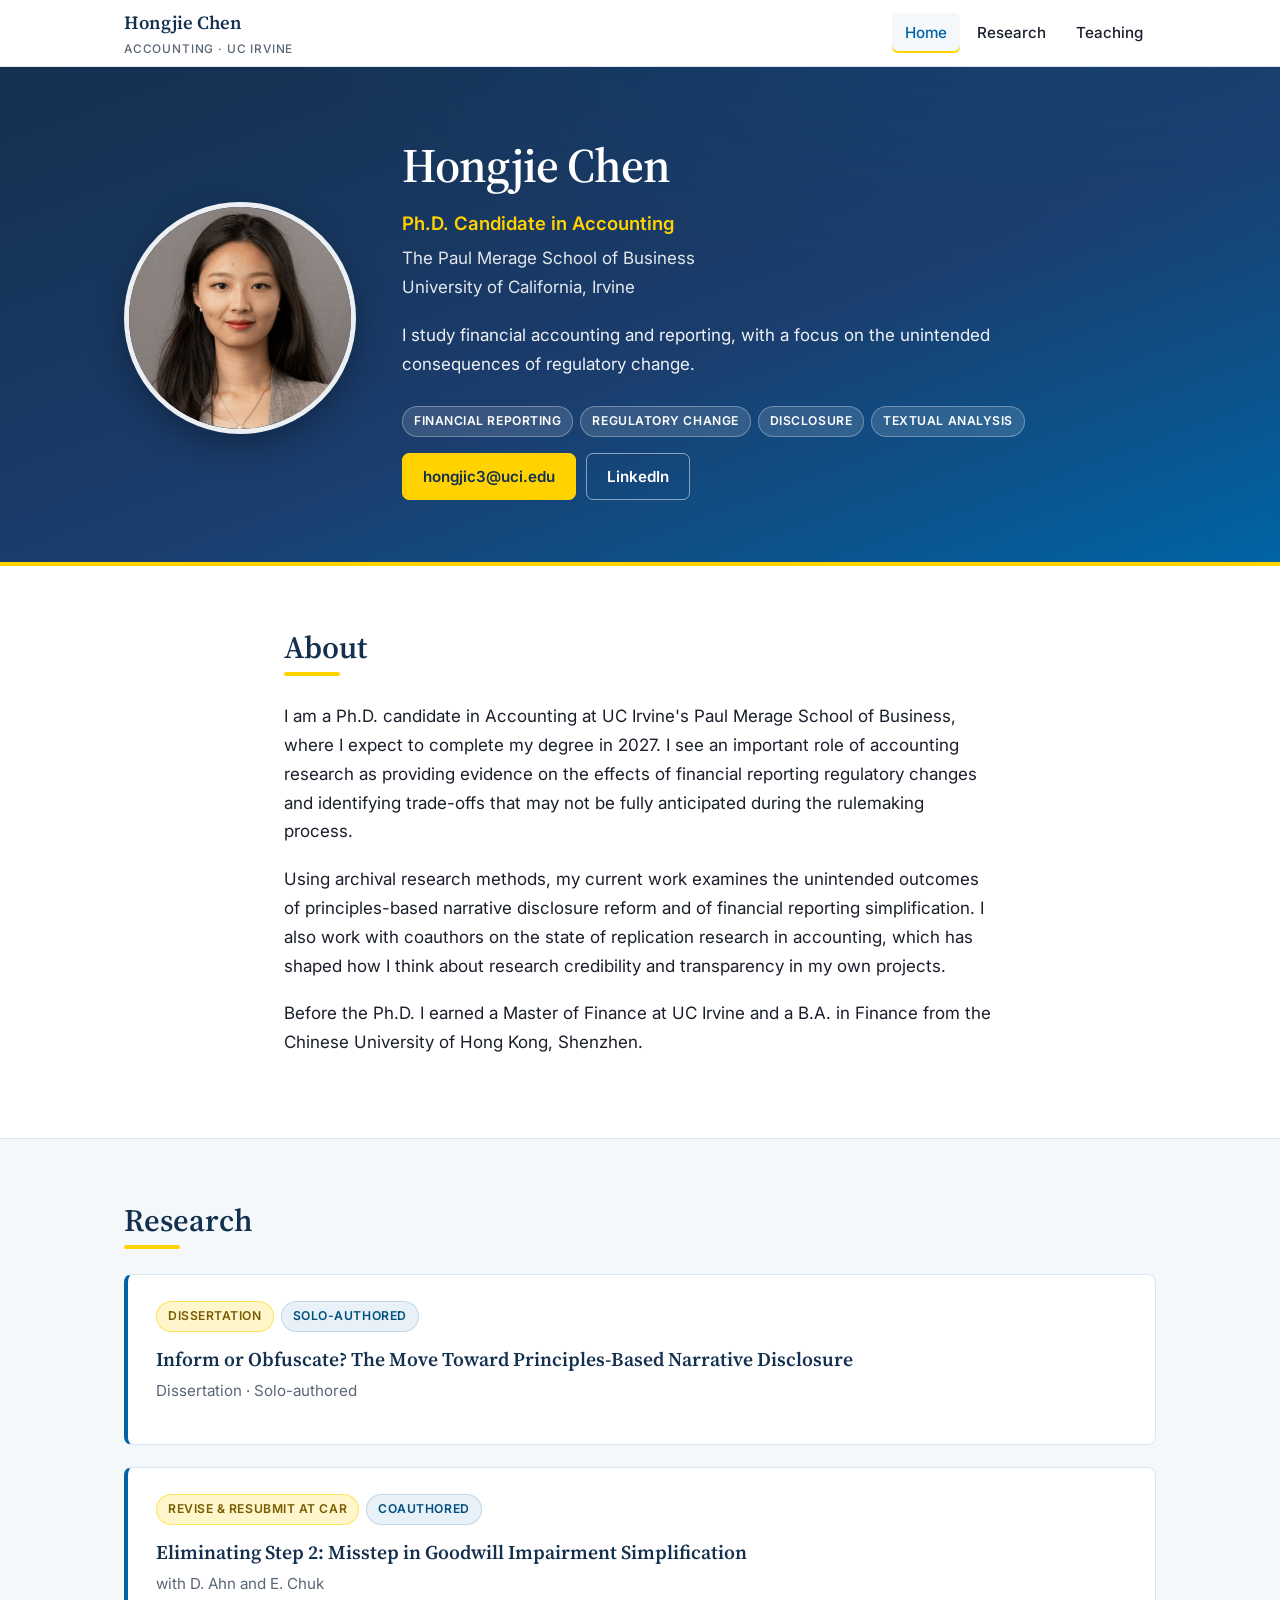
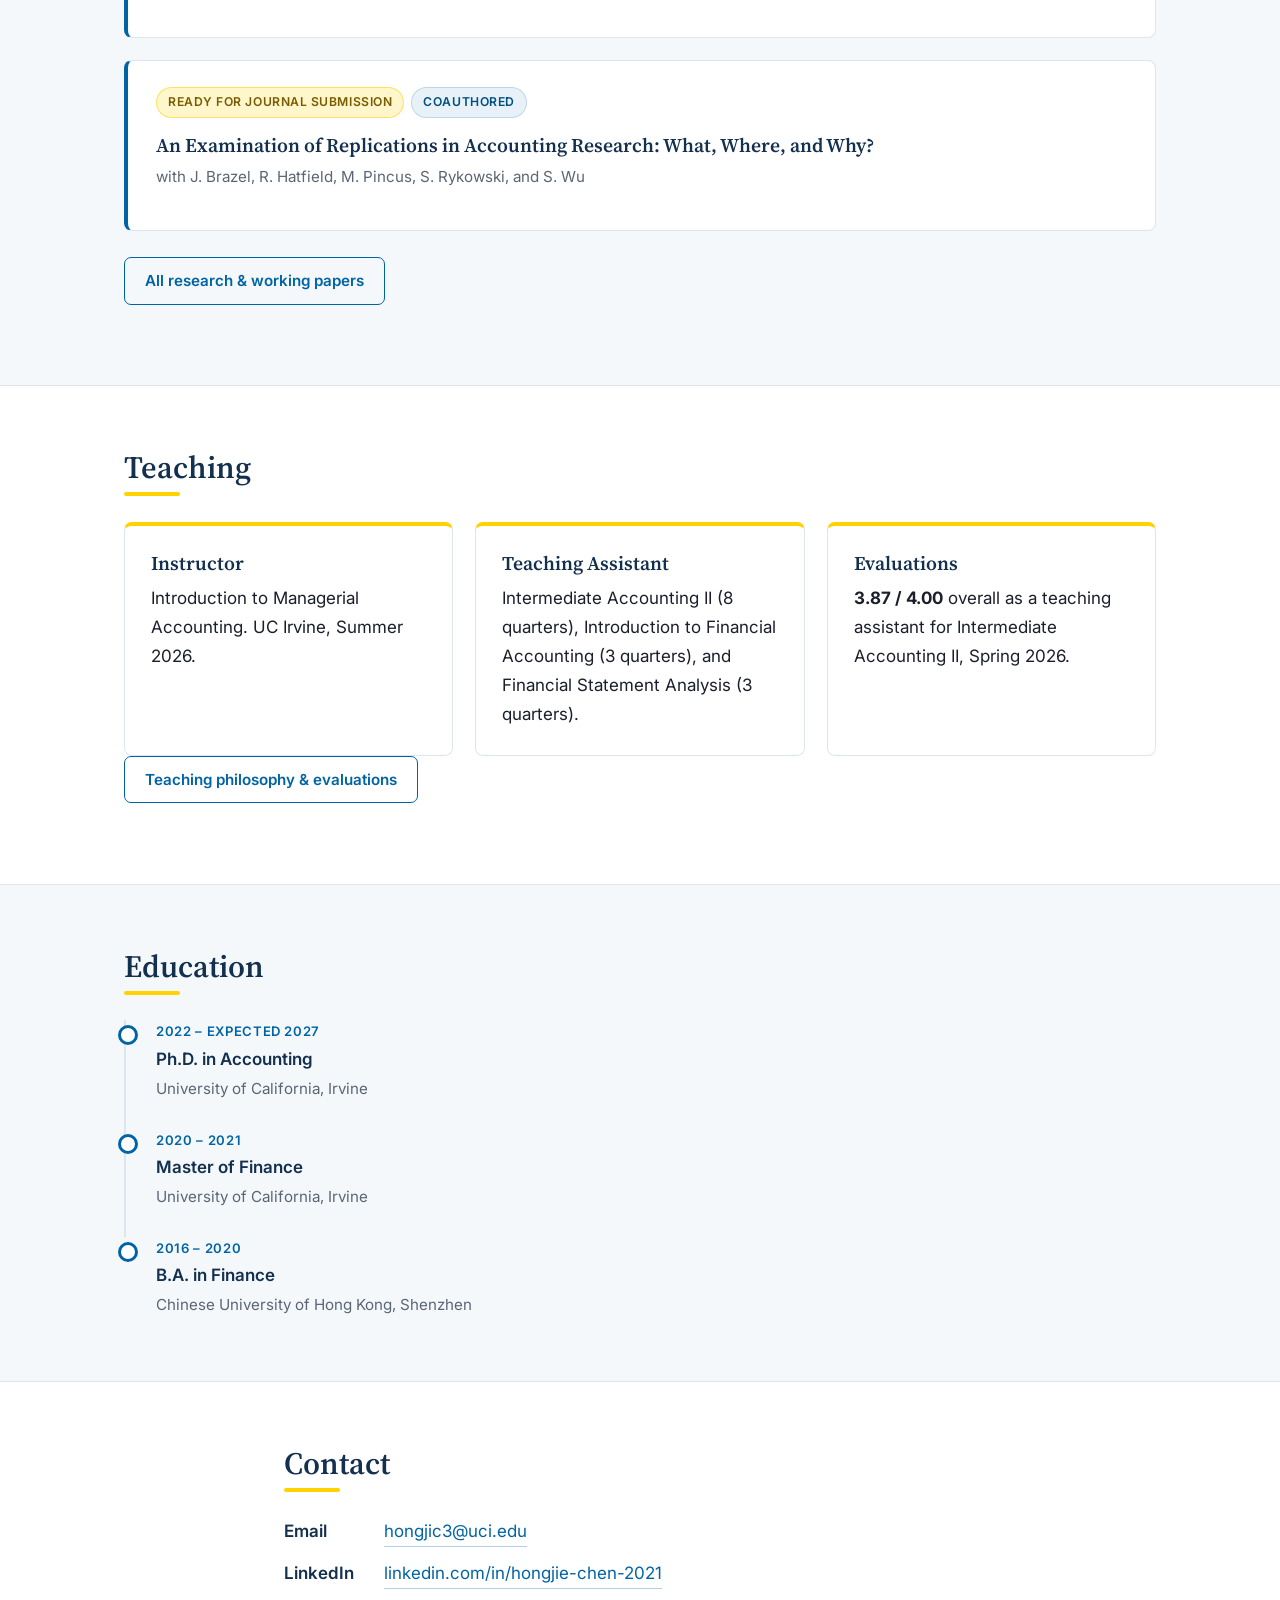
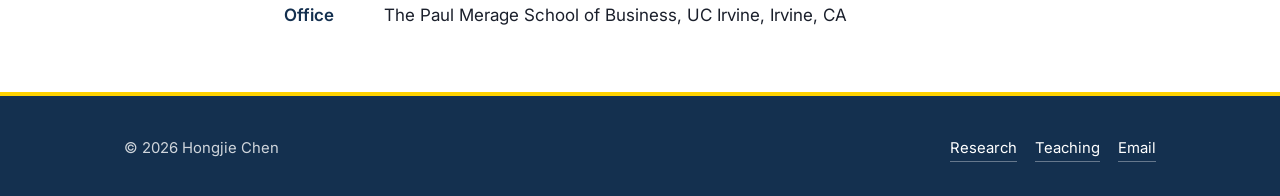
<file: index.html>
<!DOCTYPE html>
<html lang="en">
<head>
<meta charset="utf-8">
<meta name="viewport" content="width=device-width, initial-scale=1">
<title>Hongjie Chen · Ph.D. Candidate in Accounting, UC Irvine</title>
<meta name="description" content="Hongjie Chen is a Ph.D. candidate in Accounting at the Paul Merage School of Business, University of California, Irvine. Her research examines the unintended consequences of financial reporting regulation.">
<meta name="author" content="Hongjie Chen">

<meta property="og:type" content="website">
<meta property="og:title" content="Hongjie Chen · Ph.D. Candidate in Accounting, UC Irvine">
<meta property="og:description" content="Research on financial accounting and reporting, regulatory change, disclosure, and textual analysis.">
<meta property="og:image" content="assets/img/hongjie-chen.png">

<link rel="preconnect" href="https://fonts.googleapis.com">
<link rel="preconnect" href="https://fonts.gstatic.com" crossorigin>
<link href="https://fonts.googleapis.com/css2?family=Inter:wght@400;500;600&family=Source+Serif+4:opsz,wght@8..60,400;8..60,600&display=swap" rel="stylesheet">
<link rel="stylesheet" href="assets/css/style.css">
</head>
<body>

<a class="skip-link" href="#main">Skip to content</a>

<header class="site-header">
  <div class="wrap">
    <a class="brand" href="index.html">
      Hongjie Chen
      <span class="brand-sub">Accounting &middot; UC Irvine</span>
    </a>
    <nav class="nav" aria-label="Main">
      <a href="index.html" class="active">Home</a>
      <a href="research.html">Research</a>
      <a href="teaching.html">Teaching</a>
      <!-- CV link: PDF removed. To restore, drop the file into assets/files/ and uncomment.
      <a href="assets/files/Hongjie_Chen_CV.pdf">CV</a>
      -->
    </nav>
  </div>
</header>

<main id="main">

  <!-- ============================================================= HERO -->
  <section class="hero">
    <div class="wrap">
      <div class="hero-grid">
        <img class="portrait" src="assets/img/hongjie-chen.png" alt="Portrait of Hongjie Chen">
        <div>
          <h1>Hongjie Chen</h1>
          <p class="title">Ph.D. Candidate in Accounting</p>
          <p class="affil">The Paul Merage School of Business<br>University of California, Irvine</p>
          <p class="interests">
            I study financial accounting and reporting, with a focus on the
            unintended consequences of regulatory change. 
          </p>
          <div class="tags" aria-label="Research interests">
            <span class="tag tag-light">Financial Reporting</span>
            <span class="tag tag-light">Regulatory Change</span>
            <span class="tag tag-light">Disclosure</span>
            <span class="tag tag-light">Textual Analysis</span>
          </div>
          <div class="hero-links">
            <!-- CV button: PDF removed. To restore, drop the file into assets/files/ and uncomment.
            <a class="btn btn-gold" href="assets/files/Hongjie_Chen_CV.pdf">Curriculum Vitae</a>
            -->
            <a class="btn btn-gold" href="mailto:hongjic3@uci.edu">hongjic3@uci.edu</a>
            <a class="btn btn-ghost" href="https://www.linkedin.com/in/hongjie-chen-2021/" target="_blank" rel="noopener">LinkedIn</a>
          </div>
        </div>
      </div>
    </div>
  </section>

  <!-- ============================================================ ABOUT -->
  <section class="section">
    <div class="wrap wrap-narrow">
      <h2 class="section-title">About</h2>
      <p>
        I am a Ph.D. candidate in Accounting at UC Irvine's Paul Merage School of Business, where I
        expect to complete my degree in 2027. I see an important role of accounting research as
        providing evidence on the effects of financial reporting regulatory changes and identifying 
        trade-offs that may not be fully anticipated during the rulemaking process.
      </p>
      <p>
        Using archival research methods, my current work examines the unintended outcomes of
        principles-based narrative disclosure reform and of financial reporting simplification. 
        I also work with coauthors on the state of replication research in accounting, which has 
        shaped how I think about research credibility and transparency in my own projects.
      </p>
      <p>
        Before the Ph.D. I earned a Master of Finance at UC Irvine and a B.A. in Finance from the
        Chinese University of Hong Kong, Shenzhen.
      </p>
    </div>
  </section>

  <!-- ========================================================= RESEARCH -->
  <section class="section section-alt">
    <div class="wrap">
      <h2 class="section-title">Research</h2>
      <div class="papers">

        <article class="paper">
          <div class="tags">
            <span class="tag tag-gold">Dissertation</span>
            <span class="tag">Solo-Authored</span>
          </div>
          <h3>Inform or Obfuscate? The Move Toward Principles-Based Narrative Disclosure</h3>
          <p class="authors">Dissertation &middot; Solo-authored</p>
          <!-- Summary: text removed. To restore, paste it between the tags and uncomment.
          <p class="abstract"></p>
          <a href="research.html#jmp">Read the full abstract &rarr;</a>
          -->
        </article>

        <article class="paper">
          <div class="tags">
            <span class="tag tag-gold">Revise &amp; Resubmit at CAR</span>
            <span class="tag">Coauthored</span>
          </div>
          <h3>Eliminating Step 2: Misstep in Goodwill Impairment Simplification</h3>
          <p class="authors">with D. Ahn and E. Chuk</p>
          <!-- Summary: text removed. To restore, paste it between the tags and uncomment.
          <p class="abstract"></p>
          <a href="research.html#goodwill">Read the full abstract &rarr;</a>
          -->
        </article>

        <article class="paper">
          <div class="tags">
            <span class="tag tag-gold">Ready for journal submission</span>
            <span class="tag">Coauthored</span>
          </div>
          <h3>An Examination of Replications in Accounting Research: What, Where, and Why?</h3>
          <p class="authors">with J. Brazel, R. Hatfield, M. Pincus, S. Rykowski, and S. Wu</p>
          <!-- Summary: text removed. To restore, paste it between the tags and uncomment.
          <p class="abstract"></p>
          <a href="research.html#replications">Read the full abstract &rarr;</a>
          -->
        </article>

      </div>
      <p style="margin-top:26px;">
        <a class="btn btn-outline" href="research.html">All research &amp; working papers</a>
      </p>
    </div>
  </section>

  <!-- ========================================================= TEACHING -->
  <section class="section">
    <div class="wrap">
      <h2 class="section-title">Teaching</h2>
      <div class="cards">
        <div class="card card-accent">
          <h3>Instructor</h3>
          <p>Introduction to Managerial Accounting. UC Irvine, Summer 2026.</p>
        </div>
        <div class="card card-accent">
          <h3>Teaching Assistant</h3>
          <p>
            Intermediate Accounting II (8 quarters), Introduction to Financial Accounting
            (3 quarters), and Financial Statement Analysis (3 quarters).
          </p>
        </div>
        <div class="card card-accent">
          <h3>Evaluations</h3>
          <p>
            <strong>3.87 / 4.00</strong> overall as a teaching assistant for Intermediate
            Accounting II, Spring 2026.
          </p>
        </div>
      </div>
      <p><a class="btn btn-outline" href="teaching.html">Teaching philosophy &amp; evaluations</a></p>
    </div>
  </section>

  <!-- ======================================================== EDUCATION -->
  <section class="section section-alt">
    <div class="wrap">
      <h2 class="section-title">Education</h2>
      <ul class="timeline">
        <li>
          <span class="when">2022 &ndash; Expected 2027</span>
          <span class="what">Ph.D. in Accounting</span><br>
          <span class="where">University of California, Irvine</span>
        </li>
        <li>
          <span class="when">2020 &ndash; 2021</span>
          <span class="what">Master of Finance</span><br>
          <span class="where">University of California, Irvine</span>
        </li>
        <li>
          <span class="when">2016 &ndash; 2020</span>
          <span class="what">B.A. in Finance</span><br>
          <span class="where">Chinese University of Hong Kong, Shenzhen</span>
        </li>
      </ul>
    </div>
  </section>

  <!-- ========================================================== CONTACT -->
  <section class="section">
    <div class="wrap wrap-narrow">
      <h2 class="section-title">Contact</h2>
      <ul class="contact-list">
        <li><span class="k">Email</span> <a href="mailto:hongjic3@uci.edu">hongjic3@uci.edu</a></li>
        <li><span class="k">LinkedIn</span> <a href="https://www.linkedin.com/in/hongjie-chen-2021/" target="_blank" rel="noopener">linkedin.com/in/hongjie-chen-2021</a></li>
        <li><span class="k">Office</span> The Paul Merage School of Business, UC Irvine, Irvine, CA</li>
        <!-- CV row: PDF removed. To restore, drop the file into assets/files/ and uncomment.
        <li><span class="k">CV</span> <a href="assets/files/Hongjie_Chen_CV.pdf">Download (PDF)</a></li>
        -->
      </ul>
    </div>
  </section>

</main>

<footer class="site-footer">
  <div class="wrap">
    <div>&copy; 2026 Hongjie Chen</div>
    <div class="footer-links">
      <a href="research.html">Research</a>
      <a href="teaching.html">Teaching</a>
      <!-- CV link: PDF removed. To restore, drop the file into assets/files/ and uncomment.
      <a href="assets/files/Hongjie_Chen_CV.pdf">CV</a>
      -->
      <a href="mailto:hongjic3@uci.edu">Email</a>
    </div>
  </div>
</footer>

</body>
</html>
</file>
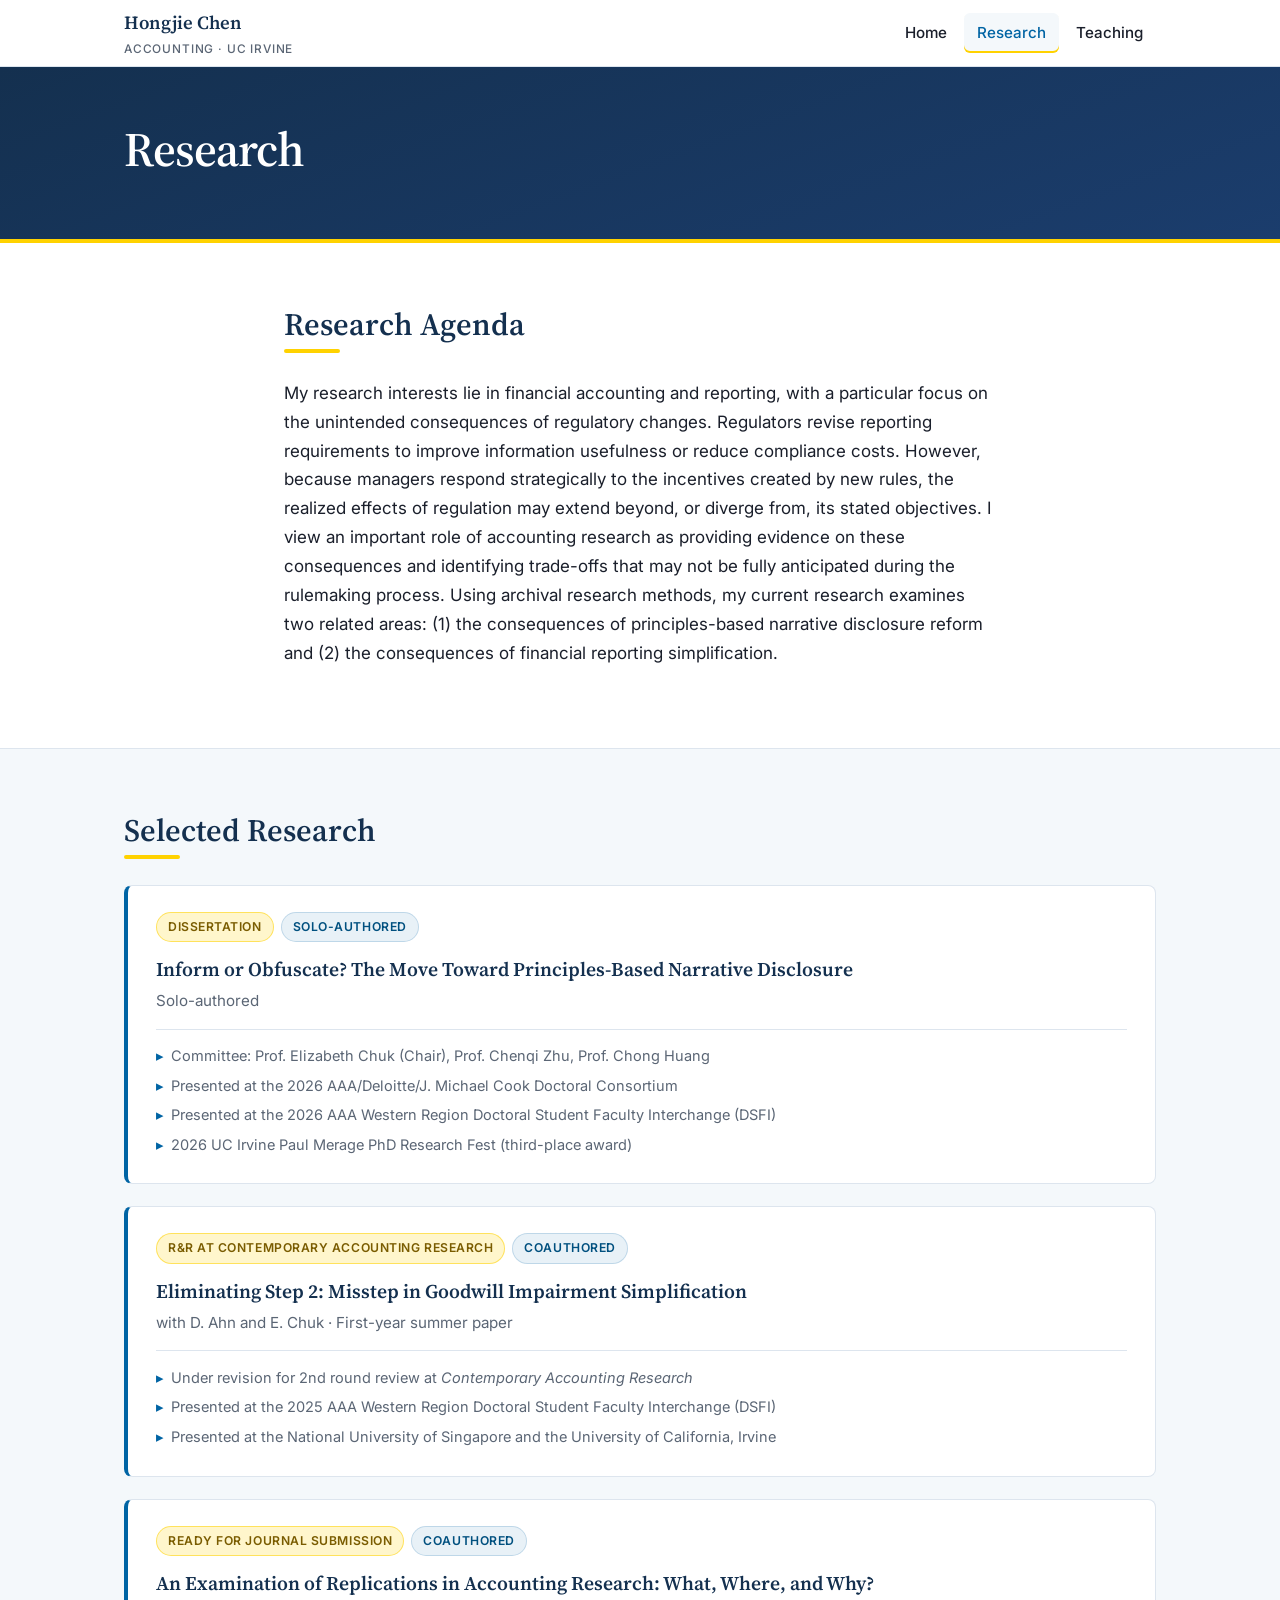
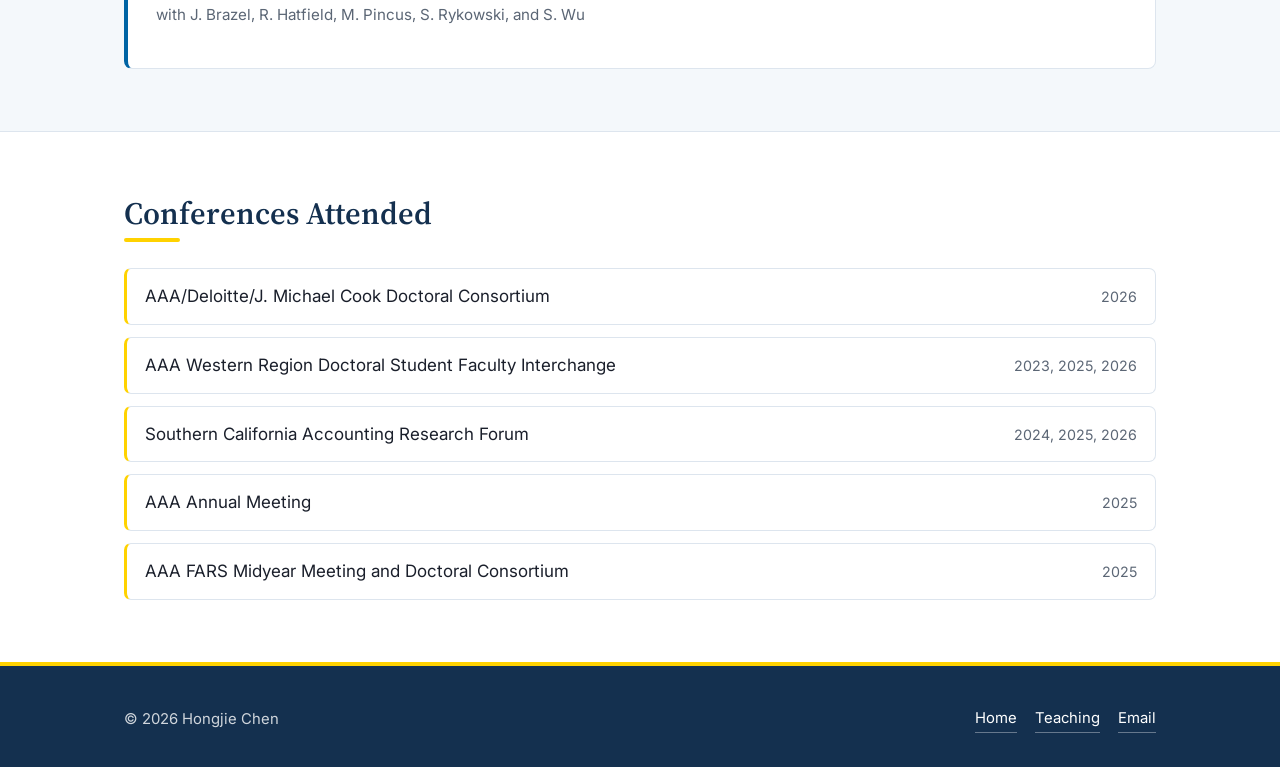
<file: research.html>
<!DOCTYPE html>
<html lang="en">
<head>
<meta charset="utf-8">
<meta name="viewport" content="width=device-width, initial-scale=1">
<title>Research · Hongjie Chen</title>
<meta name="description" content="Research on the unintended consequences of financial reporting regulation: principles-based narrative disclosure, reporting simplification, and replication in accounting.">

<link rel="preconnect" href="https://fonts.googleapis.com">
<link rel="preconnect" href="https://fonts.gstatic.com" crossorigin>
<link href="https://fonts.googleapis.com/css2?family=Inter:wght@400;500;600&family=Source+Serif+4:opsz,wght@8..60,400;8..60,600&display=swap" rel="stylesheet">
<link rel="stylesheet" href="assets/css/style.css">
</head>
<body>

<a class="skip-link" href="#main">Skip to content</a>

<header class="site-header">
  <div class="wrap">
    <a class="brand" href="index.html">
      Hongjie Chen
      <span class="brand-sub">Accounting &middot; UC Irvine</span>
    </a>
    <nav class="nav" aria-label="Main">
      <a href="index.html">Home</a>
      <a href="research.html" class="active">Research</a>
      <a href="teaching.html">Teaching</a>
      <!-- CV link: PDF removed. To restore, drop the file into assets/files/ and uncomment.
      <a href="assets/files/Hongjie_Chen_CV.pdf">CV</a>
      -->
    </nav>
  </div>
</header>

<main id="main">

  <section class="page-head">
    <div class="wrap">
      <h1>Research</h1>
    </div>
  </section>

  <!-- ======================================================== STATEMENT -->
  <section class="section">
    <div class="wrap wrap-narrow prose">
      <h2 class="section-title">Research Agenda</h2>
      <p>
        My research interests lie in financial accounting and reporting, with a particular focus on 
        the unintended consequences of regulatory changes. Regulators revise reporting requirements 
        to improve information usefulness or reduce compliance costs. However, because managers 
        respond strategically to the incentives created by new rules, the realized effects of regulation 
        may extend beyond, or diverge from, its stated objectives. I view an important role of accounting 
        research as providing evidence on these consequences and identifying trade-offs that may not 
        be fully anticipated during the rulemaking process. Using archival research methods, my current 
        research examines two related areas: (1) the consequences of principles-based narrative disclosure 
        reform and (2) the consequences of financial reporting simplification. 
      </p>
    </div>
  </section>

  <!-- =========================================================== PAPERS -->
  <section class="section section-alt">
    <div class="wrap">
      <h2 class="section-title">Selected Research</h2>
      <div class="papers">

        <!-- ==================== JMP -->
        <article class="paper" id="jmp">
          <div class="tags">
            <span class="tag tag-gold">Dissertation</span>
            <span class="tag">Solo-Authored</span>
          </div>
          <h3>Inform or Obfuscate? The Move Toward Principles-Based Narrative Disclosure</h3>
          <p class="authors">Solo-authored</p>
          <!-- Abstract: text removed. To restore, paste it between the tags and uncomment.
          <p class="abstract"></p>
          -->
          <ul class="meta">
            <li>Committee: Prof. Elizabeth Chuk (Chair), Prof. Chenqi Zhu, Prof. Chong Huang</li>
            <li>Presented at the 2026 AAA/Deloitte/J. Michael Cook Doctoral Consortium</li>
            <li>Presented at the 2026 AAA Western Region Doctoral Student Faculty Interchange (DSFI)</li>
            <li>2026 UC Irvine Paul Merage PhD Research Fest (third-place award)</li>
          </ul>
        </article>

        <!-- ==================== GOODWILL -->
        <article class="paper" id="goodwill">
          <div class="tags">
            <span class="tag tag-gold">R&amp;R at Contemporary Accounting Research</span>
            <span class="tag">Coauthored</span>
          </div>
          <h3>Eliminating Step 2: Misstep in Goodwill Impairment Simplification</h3>
          <p class="authors">with D. Ahn and E. Chuk &middot; First-year summer paper</p>
          <!-- Abstract: text removed. To restore, paste it between the tags and uncomment.
          <p class="abstract"></p>
          -->
          <ul class="meta">
            <li>Under revision for 2nd round review at <em>Contemporary Accounting Research</em></li>
            <li>Presented at the 2025 AAA Western Region Doctoral Student Faculty Interchange (DSFI)</li>
            <li>Presented at the National University of Singapore and the University of California, Irvine</li>
          </ul>
        </article>

        <!-- ==================== REPLICATIONS -->
        <article class="paper" id="replications">
          <div class="tags">
            <span class="tag tag-gold">Ready for journal submission</span>
            <span class="tag">Coauthored</span>
          </div>
          <h3>An Examination of Replications in Accounting Research: What, Where, and Why?</h3>
          <p class="authors">with J. Brazel, R. Hatfield, M. Pincus, S. Rykowski, and S. Wu</p>
          <!-- Abstract: text removed. To restore, paste it between the tags and uncomment.
          <p class="abstract"></p>
          -->
        </article>

      </div>
    </div>
  </section>

  <!-- ====================================================== CONFERENCES -->
  <section class="section">
    <div class="wrap">
      <h2 class="section-title">Conferences Attended</h2>
      <ul class="courses">
        <li><span>AAA/Deloitte/J. Michael Cook Doctoral Consortium</span><span class="term">2026</span></li>
        <li><span>AAA Western Region Doctoral Student Faculty Interchange</span><span class="term">2023, 2025, 2026</span></li>
        <li><span>Southern California Accounting Research Forum</span><span class="term">2024, 2025, 2026</span></li>
        <li><span>AAA Annual Meeting</span><span class="term">2025</span></li>
        <li><span>AAA FARS Midyear Meeting and Doctoral Consortium</span><span class="term">2025</span></li>
      </ul>
    </div>
  </section>


</main>

<footer class="site-footer">
  <div class="wrap">
    <div>&copy; 2026 Hongjie Chen</div>
    <div class="footer-links">
      <a href="index.html">Home</a>
      <a href="teaching.html">Teaching</a>
      <!-- CV link: PDF removed. To restore, drop the file into assets/files/ and uncomment.
      <a href="assets/files/Hongjie_Chen_CV.pdf">CV</a>
      -->
      <a href="mailto:hongjic3@uci.edu">Email</a>
    </div>
  </div>
</footer>

</body>
</html>
</file>
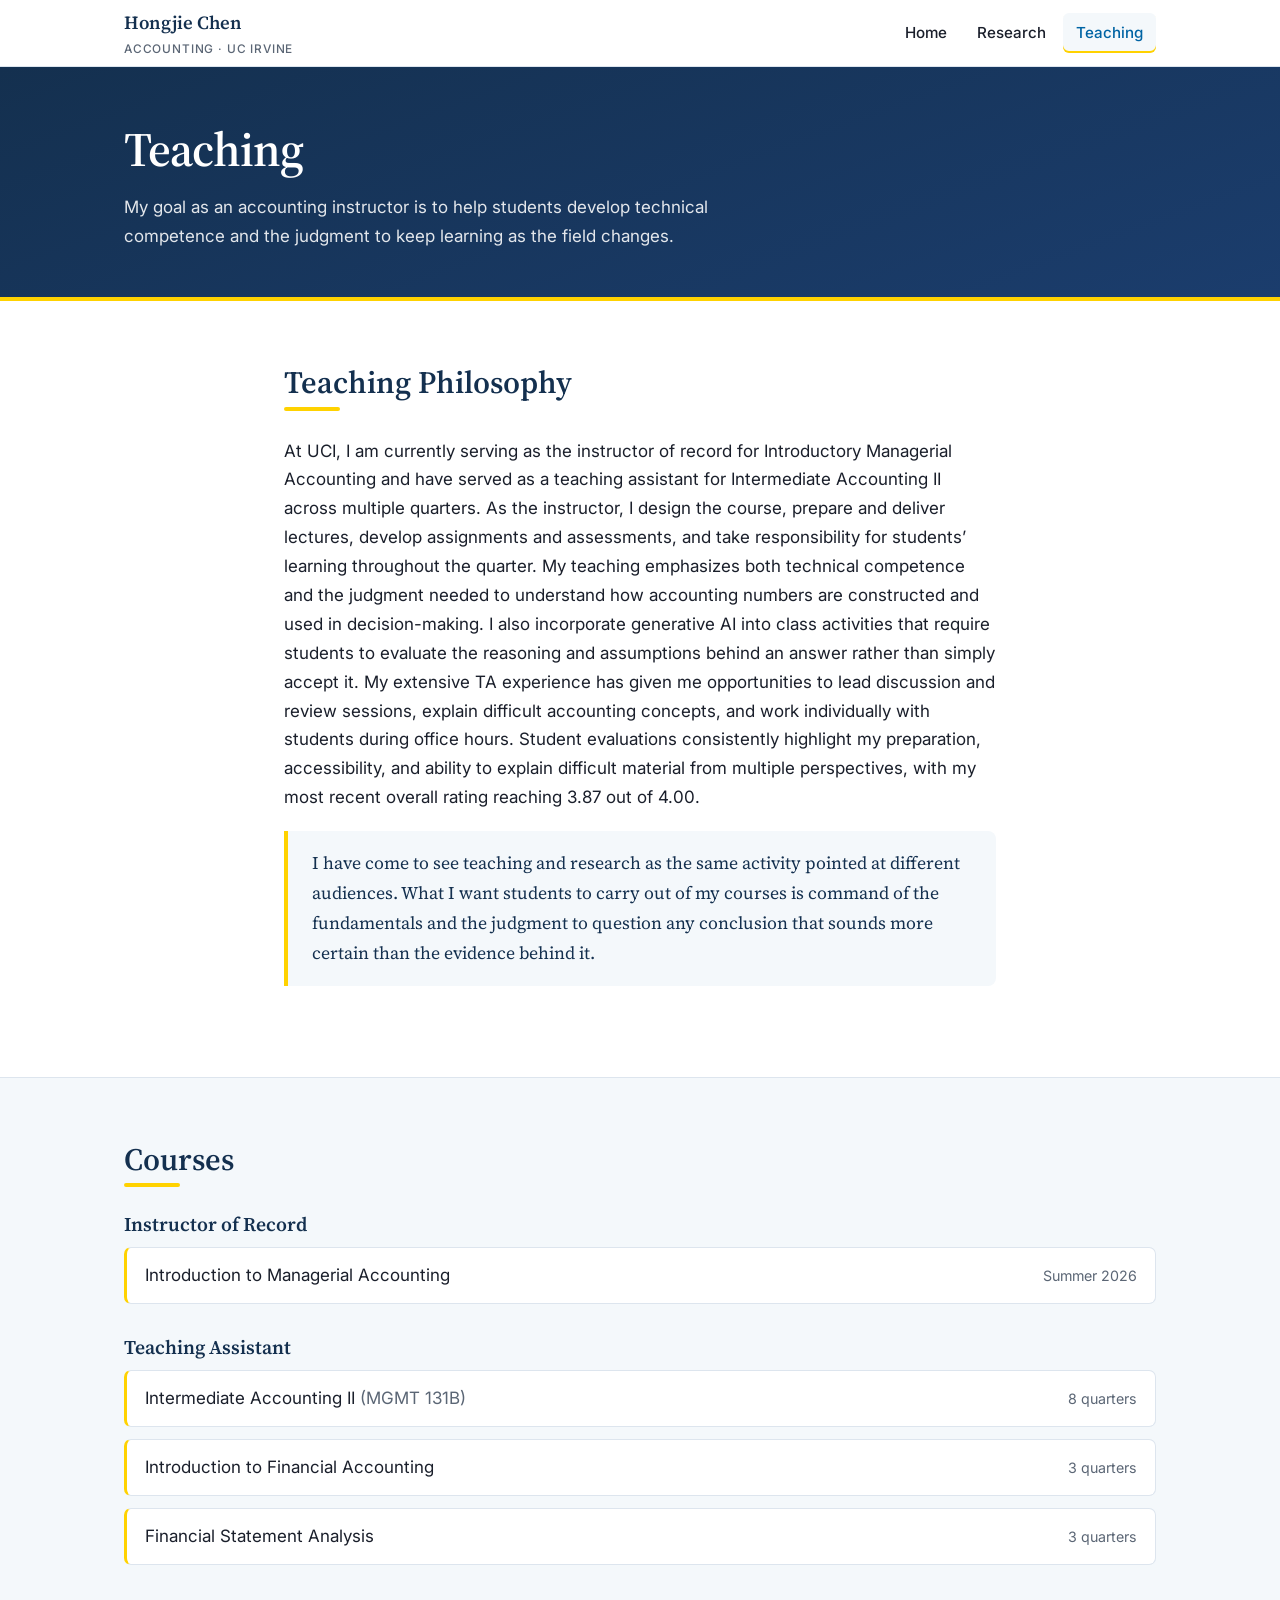
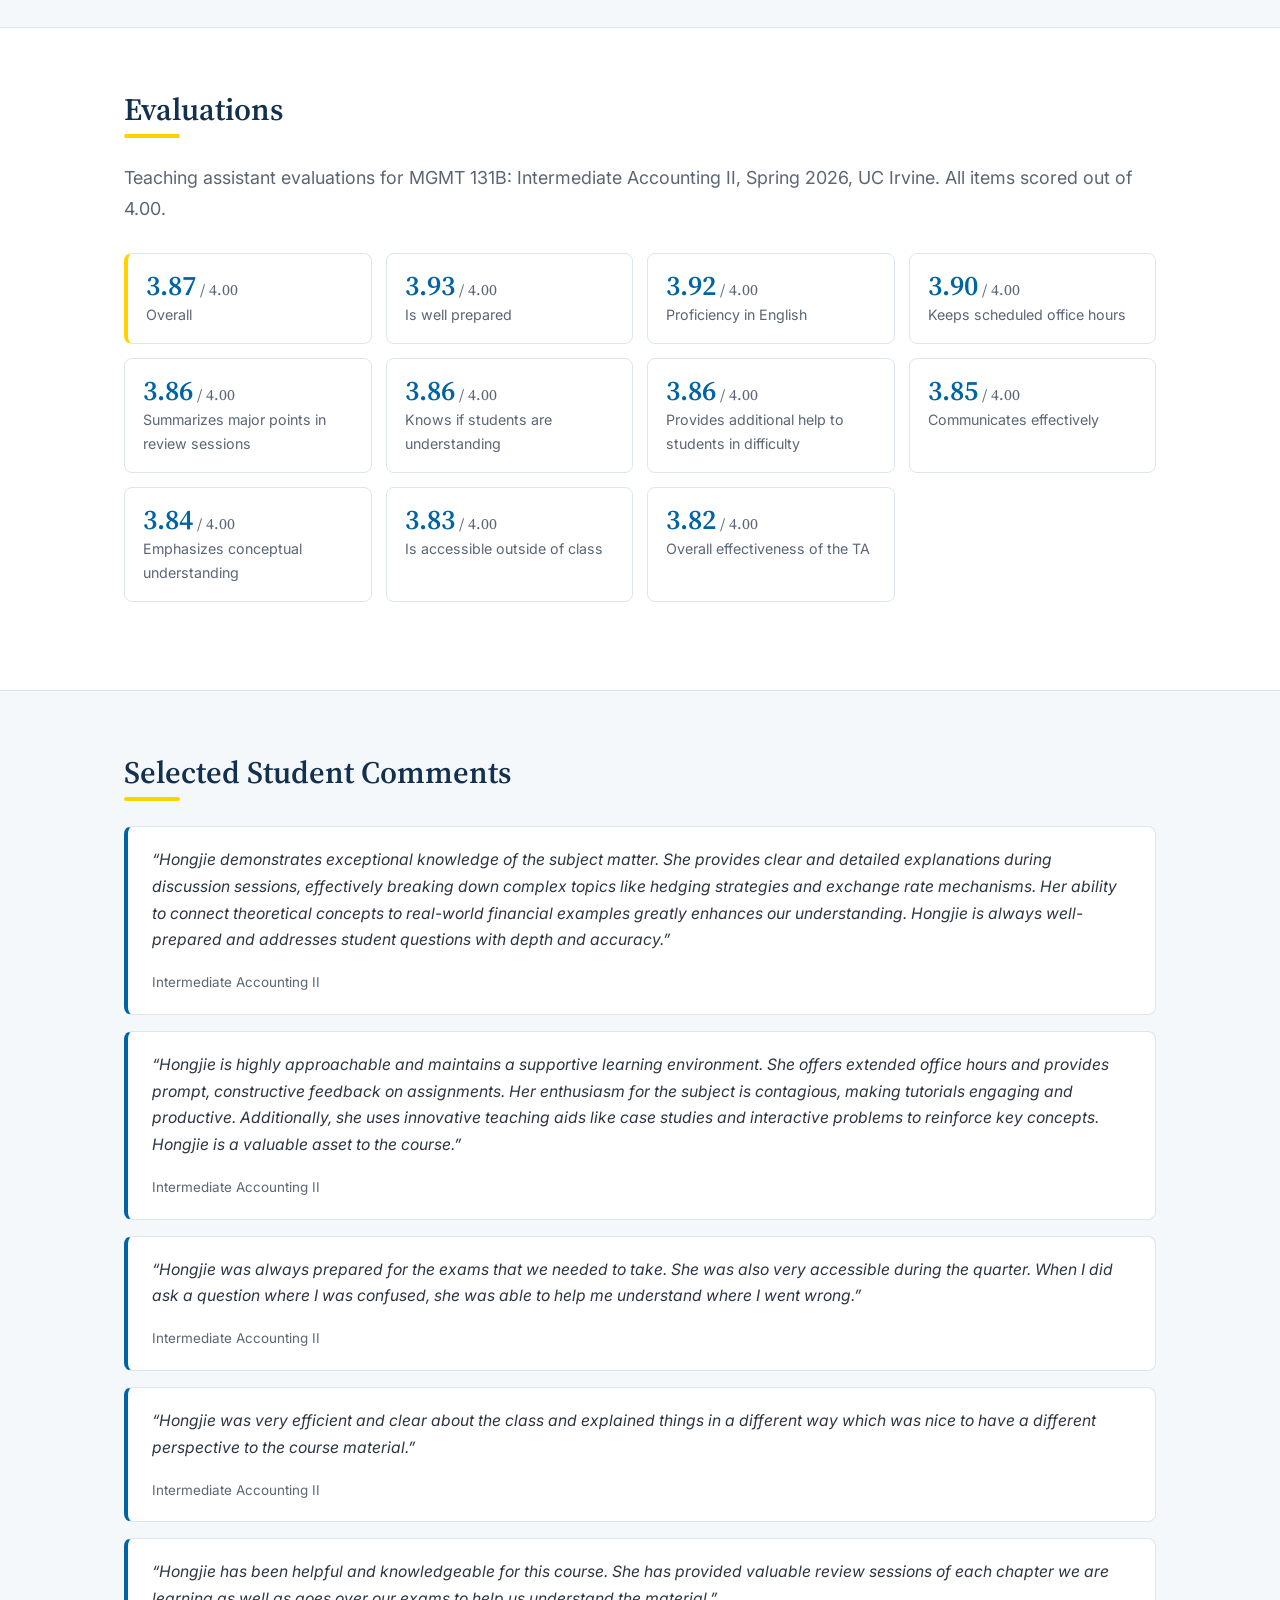
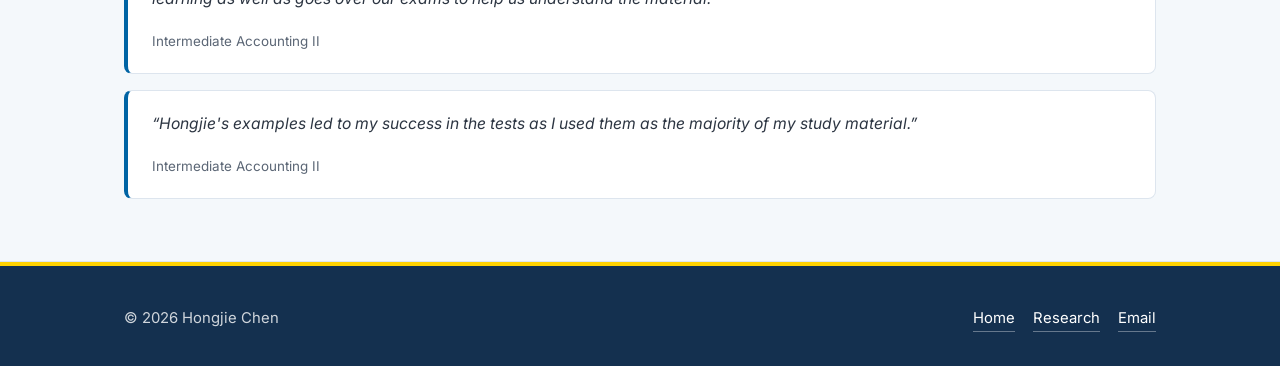
<file: teaching.html>
<!DOCTYPE html>
<html lang="en">
<head>
<meta charset="utf-8">
<meta name="viewport" content="width=device-width, initial-scale=1">
<title>Teaching · Hongjie Chen</title>
<meta name="description" content="Teaching philosophy, courses, and student evaluations for Hongjie Chen, Ph.D. candidate in Accounting at UC Irvine.">

<link rel="preconnect" href="https://fonts.googleapis.com">
<link rel="preconnect" href="https://fonts.gstatic.com" crossorigin>
<link href="https://fonts.googleapis.com/css2?family=Inter:wght@400;500;600&family=Source+Serif+4:opsz,wght@8..60,400;8..60,600&display=swap" rel="stylesheet">
<link rel="stylesheet" href="assets/css/style.css">
</head>
<body>

<a class="skip-link" href="#main">Skip to content</a>

<header class="site-header">
  <div class="wrap">
    <a class="brand" href="index.html">
      Hongjie Chen
      <span class="brand-sub">Accounting &middot; UC Irvine</span>
    </a>
    <nav class="nav" aria-label="Main">
      <a href="index.html">Home</a>
      <a href="research.html">Research</a>
      <a href="teaching.html" class="active">Teaching</a>
      <!-- CV link: PDF removed. To restore, drop the file into assets/files/ and uncomment.
      <a href="assets/files/Hongjie_Chen_CV.pdf">CV</a>
      -->
    </nav>
  </div>
</header>

<main id="main">

  <section class="page-head">
    <div class="wrap">
      <h1>Teaching</h1>
      <p>
        My goal as an accounting instructor is to help students develop technical competence and
        the judgment to keep learning as the field changes.
      </p>
    </div>
  </section>

  <!-- ======================================================= PHILOSOPHY -->
  <section class="section">
    <div class="wrap wrap-narrow prose">
      <h2 class="section-title">Teaching Philosophy</h2>

      <p>
At UCI, I am currently serving as the instructor of record for Introductory Managerial Accounting and 
        have served as a teaching assistant for Intermediate Accounting II across multiple quarters. 
        As the instructor, I design the course, prepare and deliver lectures, develop assignments and 
        assessments, and take responsibility for students’ learning throughout the quarter. My teaching 
        emphasizes both technical competence and the judgment needed to understand how accounting numbers 
        are constructed and used in decision-making. I also incorporate generative AI into class activities 
        that require students to evaluate the reasoning and assumptions behind an answer rather than 
        simply accept it. My extensive TA experience has given me opportunities to lead discussion and 
        review sessions, explain difficult accounting concepts, and work individually with students 
        during office hours. Student evaluations consistently highlight my preparation, accessibility, 
        and ability to explain difficult material from multiple perspectives, with my most recent overall 
        rating reaching 3.87 out of 4.00.
      </p>

      <div class="pull">
        <p>
          I have come to see teaching and research as the same activity pointed at different
          audiences. What I want students to carry out of my courses is command of the fundamentals
          and the judgment to question any conclusion that sounds more certain than the evidence
          behind it.
        </p>
      </div>
    </div>
  </section>

  <!-- ========================================================== COURSES -->
  <section class="section section-alt">
    <div class="wrap">
      <h2 class="section-title">Courses</h2>

      <h3>Instructor of Record</h3>
      <ul class="courses" style="margin-bottom:32px;">
        <li>
          <span>Introduction to Managerial Accounting</span>
          <span class="term">Summer 2026</span>
        </li>
      </ul>

      <h3>Teaching Assistant</h3>
      <ul class="courses">
        <li>
          <span>Intermediate Accounting II <span style="color:var(--muted);">(MGMT 131B)</span></span>
          <span class="term">8 quarters</span>
        </li>
        <li>
          <span>Introduction to Financial Accounting</span>
          <span class="term">3 quarters</span>
        </li>
        <li>
          <span>Financial Statement Analysis</span>
          <span class="term">3 quarters</span>
        </li>
      </ul>
    </div>
  </section>

  <!-- ====================================================== EVALUATIONS -->
  <section class="section">
    <div class="wrap">
      <h2 class="section-title">Evaluations</h2>
      <p class="lede" style="margin-bottom:1.8rem;">
        Teaching assistant evaluations for MGMT 131B: Intermediate Accounting II,
        Spring 2026, UC Irvine. All items scored out of 4.00.
      </p>

      <ul class="scores">
        <li class="score score-hero">
          <div class="num">3.87<small> / 4.00</small></div>
          <div class="label">Overall</div>
        </li>
        <li class="score">
          <div class="num">3.93<small> / 4.00</small></div>
          <div class="label">Is well prepared</div>
        </li>
        <li class="score">
          <div class="num">3.92<small> / 4.00</small></div>
          <div class="label">Proficiency in English</div>
        </li>
        <li class="score">
          <div class="num">3.90<small> / 4.00</small></div>
          <div class="label">Keeps scheduled office hours</div>
        </li>
        <li class="score">
          <div class="num">3.86<small> / 4.00</small></div>
          <div class="label">Summarizes major points in review sessions</div>
        </li>
        <li class="score">
          <div class="num">3.86<small> / 4.00</small></div>
          <div class="label">Knows if students are understanding</div>
        </li>
        <li class="score">
          <div class="num">3.86<small> / 4.00</small></div>
          <div class="label">Provides additional help to students in difficulty</div>
        </li>
        <li class="score">
          <div class="num">3.85<small> / 4.00</small></div>
          <div class="label">Communicates effectively</div>
        </li>
        <li class="score">
          <div class="num">3.84<small> / 4.00</small></div>
          <div class="label">Emphasizes conceptual understanding</div>
        </li>
        <li class="score">
          <div class="num">3.83<small> / 4.00</small></div>
          <div class="label">Is accessible outside of class</div>
        </li>
        <li class="score">
          <div class="num">3.82<small> / 4.00</small></div>
          <div class="label">Overall effectiveness of the TA</div>
        </li>
      </ul>
    </div>
  </section>

  <!-- ========================================================= COMMENTS -->
  <section class="section section-alt">
    <div class="wrap">
      <h2 class="section-title">Selected Student Comments</h2>
      <div class="quotes">

        <blockquote class="quote">
          <p>
            &ldquo;Hongjie demonstrates exceptional knowledge of the subject matter. She provides
            clear and detailed explanations during discussion sessions, effectively breaking down
            complex topics like hedging strategies and exchange rate mechanisms. Her ability to
            connect theoretical concepts to real-world financial examples greatly enhances our
            understanding. Hongjie is always well-prepared and addresses student questions with
            depth and accuracy.&rdquo;
          </p>
          <cite>Intermediate Accounting II</cite>
        </blockquote>

        <blockquote class="quote">
          <p>
            &ldquo;Hongjie is highly approachable and maintains a supportive learning environment.
            She offers extended office hours and provides prompt, constructive feedback on
            assignments. Her enthusiasm for the subject is contagious, making tutorials engaging and
            productive. Additionally, she uses innovative teaching aids like case studies and
            interactive problems to reinforce key concepts. Hongjie is a valuable asset to the
            course.&rdquo;
          </p>
          <cite>Intermediate Accounting II</cite>
        </blockquote>

        <blockquote class="quote">
          <p>
            &ldquo;Hongjie was always prepared for the exams that we needed to take. She was also
            very accessible during the quarter. When I did ask a question where I was confused, she
            was able to help me understand where I went wrong.&rdquo;
          </p>
          <cite>Intermediate Accounting II</cite>
        </blockquote>

        <blockquote class="quote">
          <p>
            &ldquo;Hongjie was very efficient and clear about the class and explained things in a
            different way which was nice to have a different perspective to the course
            material.&rdquo;
          </p>
          <cite>Intermediate Accounting II</cite>
        </blockquote>

        <blockquote class="quote">
          <p>
            &ldquo;Hongjie has been helpful and knowledgeable for this course. She has provided
            valuable review sessions of each chapter we are learning as well as goes over our exams
            to help us understand the material.&rdquo;
          </p>
          <cite>Intermediate Accounting II</cite>
        </blockquote>

        <blockquote class="quote">
          <p>
            &ldquo;Hongjie's examples led to my success in the tests as I used them as the majority
            of my study material.&rdquo;
          </p>
          <cite>Intermediate Accounting II</cite>
        </blockquote>

      </div>
    </div>
  </section>

</main>

<footer class="site-footer">
  <div class="wrap">
    <div>&copy; 2026 Hongjie Chen</div>
    <div class="footer-links">
      <a href="index.html">Home</a>
      <a href="research.html">Research</a>
      <!-- CV link: PDF removed. To restore, drop the file into assets/files/ and uncomment.
      <a href="assets/files/Hongjie_Chen_CV.pdf">CV</a>
      -->
      <a href="mailto:hongjic3@uci.edu">Email</a>
    </div>
  </div>
</footer>

</body>
</html>
</file>
<file: assets/css/style.css>
/* ==========================================================================
   Hongjie Chen — personal academic site
   Theme: UC Irvine (UCI Blue #0064A4 / UCI Gold #FFD200)
   Edit the variables below to adjust colors and spacing site-wide.
   ========================================================================== */

:root {
  /* UCI brand */
  --uci-blue:      #0064a4;
  --uci-blue-dark: #00507f;
  --uci-gold:      #ffd200;
  --navy:          #14304f;
  --navy-soft:     #1b3d6d;

  /* Neutrals */
  --ink:      #1a1f2b;
  --muted:    #5b6675;
  --bg:       #ffffff;
  --bg-alt:   #f4f8fb;
  --border:   #dde5ee;

  /* Type */
  --serif: "Source Serif 4", Georgia, "Times New Roman", serif;
  --sans:  "Inter", -apple-system, BlinkMacSystemFont, "Segoe UI", Roboto, Helvetica, Arial, sans-serif;

  /* Layout */
  --wrap: 1080px;
  --wrap-narrow: 760px;
}

* { box-sizing: border-box; }

html { scroll-behavior: smooth; }

body {
  margin: 0;
  font-family: var(--sans);
  font-size: 17px;
  line-height: 1.7;
  color: var(--ink);
  background: var(--bg);
  -webkit-font-smoothing: antialiased;
}

.wrap {
  width: 100%;
  max-width: var(--wrap);
  margin: 0 auto;
  padding: 0 24px;
}

.wrap-narrow { max-width: var(--wrap-narrow); }

/* --------------------------------------------------------------- Typography */

h1, h2, h3, h4 {
  font-family: var(--serif);
  color: var(--navy);
  line-height: 1.25;
  margin: 0 0 .5em;
  font-weight: 600;
}

h1 { font-size: clamp(2.1rem, 4.5vw, 3rem); letter-spacing: -.02em; }
h2 { font-size: clamp(1.5rem, 3vw, 1.95rem); }
h3 { font-size: 1.22rem; }
h4 { font-size: 1.02rem; font-family: var(--sans); font-weight: 600; }

p { margin: 0 0 1.1em; }

a {
  color: var(--uci-blue);
  text-decoration: none;
  border-bottom: 1px solid rgba(0, 100, 164, .3);
  transition: color .15s ease, border-color .15s ease;
}

a:hover { color: var(--uci-blue-dark); border-bottom-color: var(--uci-gold); }

/* Section heading with a gold rule underneath */
.section-title {
  position: relative;
  padding-bottom: .55rem;
  margin-bottom: 1.6rem;
}

.section-title::after {
  content: "";
  position: absolute;
  left: 0;
  bottom: 0;
  width: 56px;
  height: 4px;
  background: var(--uci-gold);
  border-radius: 2px;
}

.lede {
  font-size: 1.12rem;
  color: var(--muted);
}

/* -------------------------------------------------------------------- Header */

.site-header {
  position: sticky;
  top: 0;
  z-index: 50;
  background: rgba(255, 255, 255, .94);
  backdrop-filter: saturate(180%) blur(10px);
  border-bottom: 1px solid var(--border);
  box-shadow: 0 1px 0 rgba(0, 100, 164, .04);
}

.site-header .wrap {
  display: flex;
  align-items: center;
  justify-content: space-between;
  gap: 20px;
  min-height: 66px;
  flex-wrap: wrap;
}

.brand {
  font-family: var(--serif);
  font-size: 1.16rem;
  font-weight: 600;
  color: var(--navy);
  border: none;
  white-space: nowrap;
}

.brand:hover { color: var(--uci-blue); }

.brand .brand-sub {
  display: block;
  font-family: var(--sans);
  font-size: .74rem;
  font-weight: 500;
  letter-spacing: .07em;
  text-transform: uppercase;
  color: var(--muted);
  margin-top: 1px;
}

.nav {
  display: flex;
  align-items: center;
  gap: 4px;
  flex-wrap: wrap;
}

.nav a {
  border: none;
  padding: 7px 13px;
  border-radius: 6px;
  font-size: .95rem;
  font-weight: 500;
  color: var(--ink);
}

.nav a:hover { background: var(--bg-alt); color: var(--uci-blue); }

.nav a.active {
  color: var(--uci-blue);
  background: var(--bg-alt);
  box-shadow: inset 0 -2px 0 var(--uci-gold);
}

/* ---------------------------------------------------------------------- Hero */

.hero {
  background:
    radial-gradient(1100px 380px at 78% -8%, rgba(0, 100, 164, .16), transparent 62%),
    linear-gradient(160deg, #14304f 0%, #1b3d6d 55%, #0064a4 100%);
  color: #fff;
  padding: 68px 0 62px;
  border-bottom: 4px solid var(--uci-gold);
}

.hero-grid {
  display: grid;
  grid-template-columns: 232px 1fr;
  gap: 46px;
  align-items: center;
}

.hero h1 { color: #fff; margin-bottom: .28em; }

.hero .title {
  font-size: 1.16rem;
  color: var(--uci-gold);
  font-weight: 600;
  margin-bottom: .2em;
}

.hero .affil {
  color: rgba(255, 255, 255, .88);
  margin-bottom: 1.15em;
}

.hero .interests {
  color: rgba(255, 255, 255, .93);
  max-width: 56ch;
  margin-bottom: 1.6em;
}

.hero .interests strong { color: #fff; }

.portrait {
  width: 232px;
  height: 232px;
  border-radius: 50%;
  object-fit: cover;
  object-position: 50% 22%;
  border: 5px solid rgba(255, 255, 255, .92);
  box-shadow: 0 12px 34px rgba(0, 0, 0, .3);
  display: block;
}

/* --------------------------------------------------------------------- Links */

.hero-links {
  display: flex;
  flex-wrap: wrap;
  gap: 10px;
}

.btn {
  display: inline-flex;
  align-items: center;
  gap: 8px;
  padding: 10px 20px;
  border-radius: 7px;
  font-size: .95rem;
  font-weight: 600;
  border: 1.5px solid transparent;
  transition: all .16s ease;
}

.btn-gold {
  background: var(--uci-gold);
  color: var(--navy);
  border-color: var(--uci-gold);
}

.btn-gold:hover {
  background: #ffdb33;
  border-color: #ffdb33;
  color: var(--navy);
}

.btn-ghost {
  background: transparent;
  color: #fff;
  border-color: rgba(255, 255, 255, .5);
}

.btn-ghost:hover {
  background: rgba(255, 255, 255, .12);
  border-color: #fff;
  color: #fff;
}

.btn-outline {
  background: transparent;
  color: var(--uci-blue);
  border-color: var(--uci-blue);
}

.btn-outline:hover {
  background: var(--uci-blue);
  color: #fff;
  border-color: var(--uci-blue);
}

/* ------------------------------------------------------------------ Sections */

.section { padding: 62px 0; }
.section-alt { background: var(--bg-alt); border-block: 1px solid var(--border); }

.page-head {
  background: linear-gradient(160deg, #14304f 0%, #1b3d6d 100%);
  color: #fff;
  padding: 52px 0 46px;
  border-bottom: 4px solid var(--uci-gold);
}

.page-head h1 { color: #fff; margin-bottom: .3em; }
.page-head p  { color: rgba(255, 255, 255, .88); max-width: 62ch; margin: 0; }

/* --------------------------------------------------------------- Paper cards */

.papers { display: grid; gap: 22px; }

.paper {
  background: #fff;
  border: 1px solid var(--border);
  border-left: 4px solid var(--uci-blue);
  border-radius: 8px;
  padding: 26px 28px;
  transition: box-shadow .18s ease, transform .18s ease;
}

.paper:hover {
  box-shadow: 0 8px 26px rgba(20, 48, 79, .09);
  transform: translateY(-2px);
}

.paper h3 { margin-bottom: .35rem; }

.paper .authors {
  color: var(--muted);
  font-size: .95rem;
  margin-bottom: .9rem;
}

.paper .abstract {
  font-size: .97rem;
  color: #2c3542;
  margin-bottom: 1rem;
}

.paper .meta {
  border-top: 1px solid var(--border);
  padding-top: .9rem;
  margin: 0;
  font-size: .91rem;
  color: var(--muted);
  list-style: none;
  padding-left: 0;
}

.paper .meta li { margin-bottom: .3rem; padding-left: 1.05em; position: relative; }

.paper .meta li::before {
  content: "▸";
  position: absolute;
  left: 0;
  color: var(--uci-blue);
}

.paper .meta li:last-child { margin-bottom: 0; }

/* --------------------------------------------------------------------- Tags */

.tags { display: flex; flex-wrap: wrap; gap: 7px; margin-bottom: 1rem; }

.tag {
  font-size: .76rem;
  font-weight: 600;
  letter-spacing: .045em;
  text-transform: uppercase;
  padding: 4px 11px;
  border-radius: 999px;
  background: rgba(0, 100, 164, .09);
  color: var(--uci-blue-dark);
  border: 1px solid rgba(0, 100, 164, .18);
}

.tag-gold {
  background: rgba(255, 210, 0, .2);
  color: #7a5c00;
  border-color: rgba(255, 210, 0, .55);
}

.tag-light {
  background: rgba(255, 255, 255, .13);
  color: #fff;
  border-color: rgba(255, 255, 255, .3);
}

/* --------------------------------------------------------------------- Cards */

.cards {
  display: grid;
  grid-template-columns: repeat(auto-fit, minmax(268px, 1fr));
  gap: 22px;
}

.card {
  background: #fff;
  border: 1px solid var(--border);
  border-radius: 8px;
  padding: 26px;
}

.card h3 { margin-bottom: .5rem; }
.card p:last-child { margin-bottom: 0; }

.card-accent { border-top: 4px solid var(--uci-gold); }

/* ------------------------------------------------------------------ Timeline */

.timeline { list-style: none; padding: 0; margin: 0; }

.timeline li {
  position: relative;
  padding: 0 0 26px 30px;
  border-left: 2px solid var(--border);
}

.timeline li:last-child { padding-bottom: 0; border-left-color: transparent; }

.timeline li::before {
  content: "";
  position: absolute;
  left: -8px;
  top: 5px;
  width: 14px;
  height: 14px;
  border-radius: 50%;
  background: #fff;
  border: 3px solid var(--uci-blue);
}

.timeline .when {
  display: block;
  font-size: .82rem;
  font-weight: 600;
  letter-spacing: .05em;
  text-transform: uppercase;
  color: var(--uci-blue);
  margin-bottom: 2px;
}

.timeline .what   { font-weight: 600; color: var(--navy); }
.timeline .where  { color: var(--muted); font-size: .95rem; }

/* --------------------------------------------------------------- Course list */

.courses { list-style: none; padding: 0; margin: 0; display: grid; gap: 12px; }

.courses li {
  display: flex;
  justify-content: space-between;
  align-items: baseline;
  gap: 18px;
  padding: 13px 18px;
  background: #fff;
  border: 1px solid var(--border);
  border-radius: 7px;
  border-left: 3px solid var(--uci-gold);
}

.courses .term {
  color: var(--muted);
  font-size: .89rem;
  white-space: nowrap;
  text-align: right;
}

/* --------------------------------------------------------------- Eval scores */

.scores {
  display: grid;
  grid-template-columns: repeat(auto-fit, minmax(210px, 1fr));
  gap: 14px;
  margin: 0 0 1.6rem;
  padding: 0;
  list-style: none;
}

.score {
  background: #fff;
  border: 1px solid var(--border);
  border-radius: 8px;
  padding: 16px 18px;
}

.score .num {
  font-family: var(--serif);
  font-size: 1.75rem;
  font-weight: 600;
  color: var(--uci-blue);
  line-height: 1.1;
}

.score .num small { font-size: .95rem; color: var(--muted); font-weight: 400; }
.score .label { font-size: .89rem; color: var(--muted); margin-top: 2px; }

.score-hero { border-left: 4px solid var(--uci-gold); }

/* --------------------------------------------------------------------- Quote */

.quotes { display: grid; gap: 16px; }

blockquote.quote {
  margin: 0;
  background: #fff;
  border: 1px solid var(--border);
  border-left: 4px solid var(--uci-blue);
  border-radius: 8px;
  padding: 20px 24px;
  font-size: .98rem;
  color: #2c3542;
  font-style: italic;
}

blockquote.quote p:last-child { margin-bottom: 0; }

blockquote.quote cite {
  display: block;
  margin-top: .7rem;
  font-style: normal;
  font-size: .84rem;
  color: var(--muted);
}

/* ---------------------------------------------------------------- Prose bits */

.prose h3 { margin-top: 2rem; }
.prose h3:first-child { margin-top: 0; }

.pull {
  border-left: 4px solid var(--uci-gold);
  background: var(--bg-alt);
  padding: 18px 24px;
  margin: 0 0 1.6em;
  border-radius: 0 8px 8px 0;
  font-family: var(--serif);
  font-size: 1.1rem;
  color: var(--navy);
}

.pull p:last-child { margin-bottom: 0; }

/* ------------------------------------------------------------------- Contact */

.contact-list { list-style: none; padding: 0; margin: 0; display: grid; gap: 12px; }

.contact-list li { display: flex; gap: 12px; align-items: baseline; }

.contact-list .k {
  font-weight: 600;
  color: var(--navy);
  min-width: 88px;
  flex-shrink: 0;
}

/* -------------------------------------------------------------------- Footer */

.site-footer {
  background: var(--navy);
  color: rgba(255, 255, 255, .8);
  padding: 40px 0 34px;
  border-top: 4px solid var(--uci-gold);
  font-size: .93rem;
}

.site-footer .wrap {
  display: flex;
  justify-content: space-between;
  gap: 20px;
  flex-wrap: wrap;
  align-items: center;
}

.site-footer a { color: #fff; border-bottom-color: rgba(255, 255, 255, .35); }
.site-footer a:hover { color: var(--uci-gold); border-bottom-color: var(--uci-gold); }

.footer-links { display: flex; gap: 18px; flex-wrap: wrap; }

/* ------------------------------------------------------------------ Utility */

.mt-0 { margin-top: 0; }
.mb-0 { margin-bottom: 0; }
.center { text-align: center; }

.skip-link {
  position: absolute;
  left: -9999px;
  top: 0;
  background: var(--uci-gold);
  color: var(--navy);
  padding: 10px 18px;
  z-index: 100;
  border: none;
  font-weight: 600;
}

.skip-link:focus { left: 8px; top: 8px; }

/* --------------------------------------------------------------- Responsive */

@media (max-width: 860px) {
  .hero-grid {
    grid-template-columns: 1fr;
    gap: 28px;
    text-align: center;
    justify-items: center;
  }

  .hero .interests { max-width: none; }
  .hero-links { justify-content: center; }
  .portrait { width: 190px; height: 190px; }
}

@media (max-width: 640px) {
  body { font-size: 16px; }

  .site-header .wrap { min-height: 0; padding-top: 10px; padding-bottom: 10px; }
  .brand { font-size: 1.05rem; }
  .nav { gap: 2px; }
  .nav a { padding: 6px 10px; font-size: .9rem; }

  .hero { padding: 46px 0 44px; }
  .section { padding: 46px 0; }
  .paper { padding: 22px 20px; }

  .courses li { flex-direction: column; gap: 3px; }
  .courses .term { text-align: left; }

  .site-footer .wrap { flex-direction: column; align-items: flex-start; }
}

/* ------------------------------------------------------------------- Print */

@media print {
  .site-header, .site-footer, .hero-links { display: none; }
  .hero, .page-head { background: #fff; color: #000; border-bottom: 2px solid #000; }
  .hero h1, .page-head h1, .hero .title { color: #000; }
  body { font-size: 11pt; }
  .paper { break-inside: avoid; }
}
</file>
